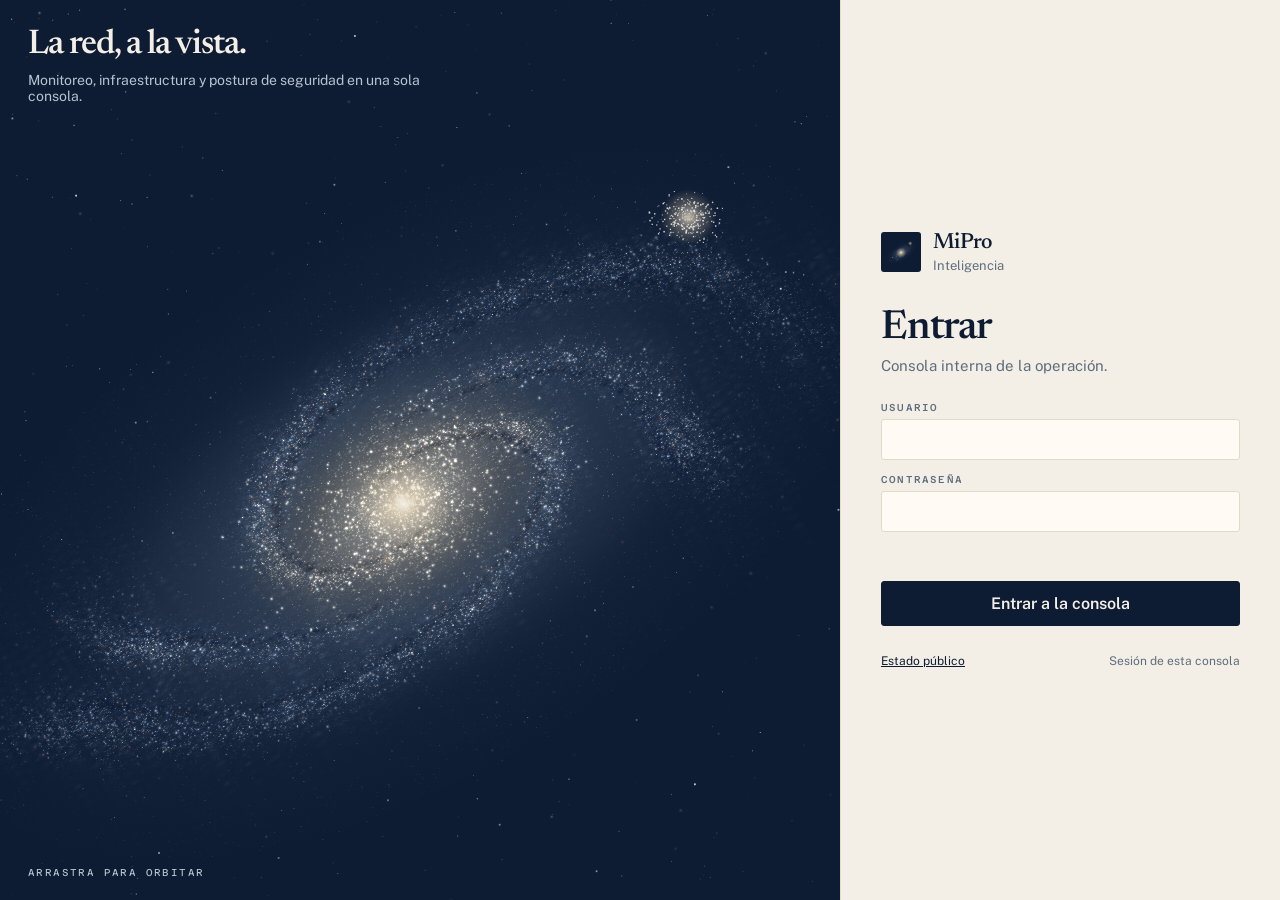
<file: static/login.html>
<!DOCTYPE html>
<html lang="es">
<head>
<meta charset="UTF-8">
<meta name="viewport" content="width=device-width, initial-scale=1.0">
<meta name="theme-color" content="#0e1c33">
<title>Entrar · MiPro</title>
<link id="favicon" rel="icon" href="data:image/svg+xml,%3Csvg xmlns='http://www.w3.org/2000/svg' viewBox='0 0 32 32'%3E%3Crect width='32' height='32' rx='3' fill='%230e1c33'/%3E%3C/svg%3E">
<link rel="preconnect" href="https://fonts.googleapis.com">
<link href="https://fonts.googleapis.com/css2?family=Azeret+Mono:wght@500;600&family=Newsreader:opsz,wght@6..72,500;6..72,600&family=Public+Sans:wght@400;500;600;700&display=swap" rel="stylesheet">
<link rel="stylesheet" href="/static/tokens.css">
<style>
*{box-sizing:border-box}
html,body{margin:0;min-height:100%;background:var(--navy);color:var(--ivory);font-family:var(--font-sans)}
body{min-height:100vh}
.shell{display:grid;grid-template-columns:minmax(0,1.15fr) minmax(320px,440px);min-height:100vh}
.stage{position:relative;min-height:100vh;background:var(--navy);overflow:hidden;user-select:none}
.stage canvas{position:absolute;inset:0;width:100%;height:100%;display:block;cursor:grab;touch-action:none}
.stage.is-drag canvas{cursor:grabbing}
.stage-copy{position:absolute;left:28px;top:28px;z-index:1;max-width:420px;pointer-events:none}
.orbit-hint{position:absolute;left:28px;bottom:22px;z-index:1;margin:0;pointer-events:none;color:var(--muted);font-family:var(--font-mono);font-size:10px;letter-spacing:.14em;text-transform:uppercase}
.stage-copy strong{display:block;font-family:var(--font-serif);font-size:34px;font-weight:550;letter-spacing:-.03em;line-height:1.05}
.stage-copy span{display:block;margin-top:8px;color:var(--muted);font-size:14px}
.panel{background:var(--ivory);color:var(--navy);display:flex;flex-direction:column;justify-content:center;padding:48px 40px;border-left:1px solid var(--rail-line)}
.brand{display:flex;align-items:center;gap:12px;margin-bottom:36px}
.brand canvas{width:40px;height:40px;display:block;border-radius:3px}
.brand b{font-family:var(--font-serif);font-size:22px;font-weight:550;letter-spacing:-.03em;display:block;line-height:1}
.brand small{display:block;margin-top:4px;color:var(--muted-ink);font-size:13px}
h1{font-family:var(--font-serif);font-weight:550;font-size:40px;letter-spacing:-.03em;margin:0 0 8px;line-height:1}
.lead{margin:0 0 28px;color:var(--muted-ink);font-size:15px}
form{display:flex;flex-direction:column;gap:14px}
label{display:flex;flex-direction:column;gap:6px;font-size:13px;font-weight:600}
label span{font-family:var(--font-mono);font-size:10px;letter-spacing:.12em;text-transform:uppercase;color:var(--muted-ink);font-weight:500}
input{background:var(--paper);border:1px solid var(--paper-line);border-radius:3px;padding:12px 12px;color:var(--navy);font:inherit}
input:focus{outline:2px solid var(--navy);outline-offset:1px}
button{margin-top:6px;background:var(--navy);color:var(--ivory);border:1px solid var(--navy);border-radius:3px;padding:12px 14px;font:inherit;font-weight:600;cursor:pointer}
button:hover{background:var(--card)}
.err{min-height:1.2em;margin:0;color:var(--brick);font-size:13px}
.foot{margin-top:28px;display:flex;justify-content:space-between;gap:12px;color:var(--muted-ink);font-size:12px}
.foot a{color:var(--navy)}
@media(max-width:860px){
  .shell{grid-template-columns:1fr}
  .stage{min-height:46vh}
  .stage-copy,.orbit-hint{display:none}
  .panel{border-left:0;border-top:1px solid var(--rail-line);padding:32px 22px 40px}
}
@media(prefers-reduced-motion:reduce){canvas{display:block}}
</style>
</head>
<body>
<div class="shell">
  <section class="stage">
    <canvas id="net" aria-label="Galaxia. Arrastra para orbitarla."></canvas>
    <div class="stage-copy">
      <strong>La red, a la vista.</strong>
      <span>Monitoreo, infraestructura y postura de seguridad en una sola consola.</span>
    </div>
    <p class="orbit-hint">Arrastra para orbitar</p>
  </section>
  <main class="panel">
    <div class="brand">
      <canvas id="mark" width="64" height="64" aria-label="MiPro"></canvas>
      <div><b>MiPro</b><small>Inteligencia</small></div>
    </div>
    <h1>Entrar</h1>
    <p class="lead">Consola interna de la operación.</p>
    <form id="login" autocomplete="on">
      <label><span>Usuario</span><input id="user" name="username" autocomplete="username" required></label>
      <label><span>Contraseña</span><input id="pass" name="password" type="password" autocomplete="current-password" required></label>
      <p class="err" id="err" role="alert"></p>
      <button type="submit">Entrar a la consola</button>
    </form>
    <div class="foot">
      <a href="/estado">Estado público</a>
      <span>Sesión de esta consola</span>
    </div>
  </main>
</div>
<script>
"use strict";
const canvas = document.getElementById("net");
const ctx = canvas.getContext("2d");
const rootStyle = getComputedStyle(document.documentElement);
function token(name){return rootStyle.getPropertyValue(name).trim();}
function rgba(hex, a){
  const n = parseInt(hex.replace("#", ""), 16);
  return "rgba(" + ((n >> 16) & 255) + "," + ((n >> 8) & 255) + "," + (n & 255) + "," + a + ")";
}
const COL = {
  navy: token("--navy"),
  ivory: token("--ivory"),
  bone: token("--bone"),
  steel: token("--steel"),
  copper: token("--copper"),
  card: token("--card")
};
const PAL = [COL.ivory, COL.bone, COL.steel, COL.copper];
const reduce = window.matchMedia("(prefers-reduced-motion: reduce)").matches;
const PITCH = 0.5;
let inc = 1.02;
let pa = -0.55;
let yaw = 0.4;
let velYaw = 0;
let velInc = 0;
let zoom = 1;
let dragging = false;
let lastX = 0, lastY = 0, moved = 0;
let lookX = 0, lookY = 0;
let ptrX = 0, ptrY = 0;
function rnd(seed){
  let a = seed >>> 0;
  return function(){
    a = (a + 0x6D2B79F5) >>> 0;
    let t = Math.imul(a ^ (a >>> 15), 1 | a);
    t = (t + Math.imul(t ^ (t >>> 7), 61 | t)) ^ t;
    return ((t ^ (t >>> 14)) >>> 0) / 4294967296;
  };
}
const rand = rnd(310);
function star(r, th, size, tone, kind){
  return {r:r, th:th, size:size, tone:tone, kind:kind, ph:rand() * Math.PI * 2};
}
const stars = [];
for (let i = 0; i < 900; i++){
  const u = rand(), v = rand();
  const r = Math.sqrt(-2 * Math.log(Math.max(u, 1e-4))) * 0.16;
  stars.push(star(Math.min(r, 0.5), v * Math.PI * 2, 0.7 + rand() * 1.8, rand() < 0.7 ? 1 : 0, "core"));
}
for (let i = 0; i < 2800; i++){
  const r = Math.min(1, -0.26 * Math.log(1 - rand() * 0.97));
  stars.push(star(r, rand() * Math.PI * 2, 0.4 + rand() * 0.95, r > 0.58 ? 2 : (rand() < 0.2 ? 1 : 0), "disk"));
}
for (let i = 0; i < 2600; i++){
  const r = 0.08 + Math.pow(rand(), 0.45) * 0.95;
  stars.push(star(r, rand() * Math.PI * 2, 0.35 + rand() * 0.7, r > 0.62 ? 2 : 1, "faint"));
}
function gauss(){
  const u = Math.max(rand(), 1e-6), v = rand();
  return Math.sqrt(-2 * Math.log(u)) * Math.cos(Math.PI * 2 * v);
}
function smooth(a, b, x){
  const t = Math.max(0, Math.min(1, (x - a) / (b - a)));
  return t * t * (3 - 2 * t);
}
const ARMS = [
  {off:0, r0:0.1, r1:1.0, pitch:0.36, weight:1, wob:0.0},
  {off:Math.PI, r0:0.1, r1:0.96, pitch:0.36, weight:1, wob:1.7},
  {off:Math.PI * 0.5 + 0.35, r0:0.26, r1:0.82, pitch:0.42, weight:0.45, wob:3.1},
  {off:Math.PI * 1.5 + 0.2, r0:0.3, r1:0.78, pitch:0.42, weight:0.38, wob:4.4}
];
function armTheta(a, r){
  return a.off + Math.log(r / 0.1) / a.pitch + 0.11 * Math.sin(r * 9 + a.wob) + 0.05 * Math.sin(r * 23 + a.wob * 2);
}
function armWidth(r){ return 0.013 + r * 0.042; }
function armTone(r){
  if (r < 0.3) return rand() < 0.55 ? 1 : 0;
  if (r < 0.55) return rand() < 0.12 ? 3 : (rand() < 0.5 ? 0 : 2);
  return rand() < 0.1 ? 3 : (rand() < 0.75 ? 2 : 0);
}
function onArm(a, spreadMul){
  const span = a.r1 - a.r0;
  const r = a.r0 + Math.pow(rand(), 0.85) * span;
  const tip = smooth(a.r1 - span * 0.28, a.r1, r);
  const root = 1 - smooth(a.r0, a.r0 + 0.08, r);
  const w = armWidth(r) * spreadMul * (1 + tip * 1.6);
  const rr = r + gauss() * w;
  const th = armTheta(a, r) + gauss() * w * 0.6 / Math.max(r, 0.1);
  return {r:Math.max(0.02, rr), th:th, base:r, fade:(1 - tip * 0.85) * (1 - root * 0.5)};
}
const haze = [];
const dust = [];
const knots = [];
const vol = [];
for (let i = 0; i < 1700; i++){
  const x = gauss() * 0.085, y = gauss() * 0.085, z = gauss() * 0.065;
  if (Math.hypot(x, y, z) > 0.3) continue;
  vol.push({x:x, y:y, z:z, size:0.6 + rand() * 1.3, tone:rand() < 0.65 ? 1 : 0, a:0.55, ph:rand() * 6.28});
}
for (let i = 0; i < 1500; i++){
  const r = Math.min(1.05, -0.32 * Math.log(1 - rand() * 0.96));
  const th = rand() * Math.PI * 2;
  vol.push({x:Math.cos(th) * r, y:Math.sin(th) * r, z:gauss() * (0.02 + r * 0.035), size:0.5 + rand() * 0.9, tone:r > 0.5 ? 2 : (rand() < 0.5 ? 1 : 0), a:0.38, ph:rand() * 6.28});
}
ARMS.forEach(function(a){
  const n = Math.round(3600 * a.weight);
  for (let i = 0; i < n; i++){
    const p = onArm(a, 1);
    if (rand() > p.fade + 0.08) continue;
    const s = star(p.r, p.th, rand() < 0.02 ? 2.3 : 0.55 + rand() * 1.05, armTone(p.base), "arm");
    s.fade = p.fade;
    stars.push(s);
    if (rand() < 0.2){
      vol.push({x:Math.cos(p.th) * p.r, y:Math.sin(p.th) * p.r, z:gauss() * (0.012 + p.r * 0.022), size:0.55 + rand() * 0.9, tone:armTone(p.base), a:0.5 * p.fade, ph:rand() * 6.28});
    }
  }
  for (let i = 0; i < Math.round(900 * a.weight); i++){
    const p = onArm(a, 1.5);
    haze.push({r:p.r, th:p.th, size:8 + rand() * 14, tone:p.base < 0.32 ? 1 : (rand() < 0.15 ? 3 : 2), a:(0.05 + rand() * 0.06) * p.fade});
  }
  for (let i = 0; i < Math.round(1500 * a.weight); i++){
    const span = a.r1 - a.r0;
    const r = a.r0 + 0.04 + rand() * span * 0.82;
    const w = armWidth(r);
    const rr = r - w * (0.9 + rand() * 0.5) + gauss() * w * 0.25;
    const th = armTheta(a, r) + gauss() * 0.02;
    const fade = 1 - smooth(a.r1 - span * 0.35, a.r1, r);
    dust.push({r:rr, th:th, size:1.6 + rand() * 3.4, a:(0.22 + rand() * 0.3) * fade});
  }
  const kn = Math.round(16 * a.weight + 3);
  for (let k = 0; k < kn; k++){
    const c = onArm(a, 0.5);
    const tone = rand() < 0.3 ? 3 : (c.base < 0.3 ? 1 : 2);
    const cnt = 10 + Math.floor(rand() * 18);
    for (let j = 0; j < cnt; j++){
      const kr = c.r + gauss() * 0.011;
      const kth = c.th + gauss() * 0.011 / Math.max(c.r, 0.1);
      const s = star(kr, kth, 0.45 + rand() * 0.75, rand() < 0.6 ? tone : 0, "arm");
      s.fade = c.fade;
      stars.push(s);
    }
    knots.push({r:c.r, th:c.th, tone:tone, size:9 + rand() * 10, a:0.09 * c.fade});
  }
  const spurs = Math.round(9 * a.weight + 2);
  for (let k = 0; k < spurs; k++){
    const span = a.r1 - a.r0;
    const r = a.r0 + 0.1 + rand() * span * 0.75;
    const th = armTheta(a, r);
    const len = 0.05 + rand() * 0.1;
    const dir = rand() < 0.5 ? 1 : -1;
    for (let j = 0; j < 70; j++){
      const t = rand();
      const sr = r + t * len;
      const sth = th + dir * t * len * 1.6 + gauss() * 0.012;
      const s = star(sr + gauss() * 0.006, sth, 0.5 + rand() * 0.9, armTone(sr), "arm");
      s.fade = (1 - t) * 0.8;
      stars.push(s);
    }
  }
});
function softDot(hex){
  const s = 24;
  const c = document.createElement("canvas");
  c.width = c.height = s;
  const g = c.getContext("2d");
  const grd = g.createRadialGradient(s / 2, s / 2, 0, s / 2, s / 2, s / 2);
  grd.addColorStop(0, rgba(hex, 0.95));
  grd.addColorStop(0.22, rgba(hex, 0.45));
  grd.addColorStop(0.55, rgba(hex, 0.08));
  grd.addColorStop(1, rgba(hex, 0));
  g.fillStyle = grd;
  g.fillRect(0, 0, s, s);
  return c;
}
const dot = PAL.map(softDot);
const dustDot = softDot(COL.navy);
const companion = [];
for (let i = 0; i < 280; i++){
  const u = rand(), v = rand();
  const r = Math.sqrt(-2 * Math.log(Math.max(u, 1e-4))) * 0.06;
  companion.push({r:Math.min(r, 0.16), th:v * Math.PI * 2, size:0.55 + rand() * 1.1});
}
const field = [];
for (let i = 0; i < 520; i++){
  field.push({x:rand(), y:rand(), s:rand() < 0.06 ? 1.8 : 0.35 + rand() * 0.7, ph:rand() * 6.28, tone:rand() < 0.14 ? 3 : (rand() < 0.3 ? 2 : 0), soft:rand() < 0.22});
}
const drift = [];
for (let i = 0; i < 70; i++){
  drift.push({x:rand(), y:rand(), s:1.4 + rand() * 2.2, vx:(rand() - 0.5) * 0.000018, vy:(rand() - 0.5) * 0.000012, a:0.12 + rand() * 0.28, tone:rand() < 0.35 ? 3 : 2});
}
const meteors = [];
let meteorIn = 900;
function spawnMeteor(w, h){
  const ang = 0.35 + rand() * 0.85;
  const speed = 0.42 + rand() * 0.38;
  meteors.push({
    x: rand() * w * 0.72,
    y: rand() < 0.7 ? -30 : rand() * h * 0.35,
    vx: Math.cos(ang) * speed,
    vy: Math.sin(ang) * speed,
    life: 0,
    max: 900 + rand() * 700,
    len: 70 + rand() * 120,
    tone: rand() < 0.22 ? 3 : 0
  });
}
function stepSky(dt, w, h){
  drift.forEach(function(d){
    if (reduce) return;
    d.x += d.vx * dt;
    d.y += d.vy * dt;
    if (d.x < 0) d.x += 1;
    if (d.x > 1) d.x -= 1;
    if (d.y < 0) d.y += 1;
    if (d.y > 1) d.y -= 1;
  });
  if (reduce) return;
  meteorIn -= dt;
  if (meteorIn <= 0 && meteors.length < 2){
    spawnMeteor(w, h);
    meteorIn = 3200 + rand() * 4800;
  }
  for (let i = meteors.length - 1; i >= 0; i--){
    const m = meteors[i];
    m.life += dt;
    m.x += m.vx * dt;
    m.y += m.vy * dt;
    if (m.life > m.max || m.x > w + 80 || m.y > h + 80) meteors.splice(i, 1);
  }
}
function drawMeteors(g){
  meteors.forEach(function(m){
    const t = m.life / m.max;
    const fade = Math.max(0, t < 0.12 ? t / 0.12 : 1 - (t - 0.12) / 0.88);
    const tail = m.len * Math.min(1, m.life / 160);
    g.save();
    g.translate(m.x, m.y);
    g.rotate(Math.atan2(m.vy, m.vx));
    const grd = g.createLinearGradient(-tail, 0, 0, 0);
    grd.addColorStop(0, rgba(PAL[m.tone], 0));
    grd.addColorStop(0.72, rgba(PAL[m.tone], 0.45 * fade));
    grd.addColorStop(1, rgba(COL.ivory, fade));
    g.strokeStyle = grd;
    g.lineWidth = 1.6;
    g.lineCap = "round";
    g.beginPath();
    g.moveTo(-tail, 0);
    g.lineTo(0, 0);
    g.stroke();
    g.globalAlpha = fade;
    g.fillStyle = COL.ivory;
    g.beginPath();
    g.arc(0, 0, 1.7, 0, Math.PI * 2);
    g.fill();
    g.restore();
  });
}

function resize(){
  const r = canvas.parentNode.getBoundingClientRect();
  const dpr = Math.min(window.devicePixelRatio || 1, 2);
  canvas.width = Math.max(1, Math.floor(r.width * dpr));
  canvas.height = Math.max(1, Math.floor(r.height * dpr));
  ctx.setTransform(dpr, 0, 0, dpr, 0, 0);
}
function place(){
  const w = canvas.clientWidth, h = canvas.clientHeight;
  const narrow = w < 860;
  return {
    cx: w * 0.48 + lookX * 18,
    cy: h * (narrow ? 0.56 : 0.57) + lookY * 12,
    R: Math.min(w, h) * (narrow ? 0.6 : 0.55) * zoom,
    spin: yaw,
    inc: inc,
    pa: pa
  };
}
function project(r, th, view){
  const a = th + view.spin;
  const x = Math.cos(a) * r;
  const y = Math.sin(a) * r * Math.cos(view.inc);
  const cs = Math.cos(view.pa), sn = Math.sin(view.pa);
  return {x:view.cx + (x * cs - y * sn) * view.R, y:view.cy + (x * sn + y * cs) * view.R};
}
const mark = document.getElementById("mark");
const mctx = mark.getContext("2d");
mctx.imageSmoothingQuality = "high";
const icon = document.getElementById("favicon");
let last = 0;
let snapped = false;
const SPRITE = 1800;
const UNIT = SPRITE / 2.3;
const sprite = document.createElement("canvas");
sprite.width = sprite.height = SPRITE;
function isLive(s){
  return (s.kind === "arm" && s.size > 1.4) || (s.kind === "core" && s.size > 2.1);
}
function project3(x, y, z, view){
  const cs = Math.cos(view.spin), sn = Math.sin(view.spin);
  const X = x * cs - y * sn;
  const Y = (x * sn + y * cs) * Math.cos(view.inc) - z * Math.sin(view.inc);
  const cp = Math.cos(view.pa), sp = Math.sin(view.pa);
  return {x:view.cx + (X * cp - Y * sp) * view.R, y:view.cy + (X * sp + Y * cp) * view.R};
}
function spheroid(g, view, radius, q, stops){
  g.save();
  g.translate(view.cx, view.cy);
  g.rotate(view.pa);
  g.scale(1, q);
  const grd = g.createRadialGradient(0, 0, 0, 0, 0, radius);
  stops.forEach(function(s){ grd.addColorStop(s[0], s[1]); });
  g.fillStyle = grd;
  g.beginPath();
  g.arc(0, 0, radius, 0, Math.PI * 2);
  g.fill();
  g.restore();
}
const live = stars.filter(isLive);
(function bakeSprite(){
  const g = sprite.getContext("2d");
  const c = SPRITE / 2;
  const k = UNIT / 450;
  function at(r, th, img, w, a){
    g.globalAlpha = a;
    g.drawImage(img, c + Math.cos(th) * r * UNIT - w / 2, c + Math.sin(th) * r * UNIT - w / 2, w, w);
  }
  stars.forEach(function(s){
    if (s.kind !== "faint" && s.kind !== "disk") return;
    at(s.r, s.th, dot[s.tone], s.size * (s.kind === "faint" ? 2.3 : 2.15) * k, s.kind === "faint" ? 0.42 : 0.42);
  });
  haze.forEach(function(d){ at(d.r, d.th, dot[d.tone], d.size * k, d.a); });
  dust.forEach(function(d){ at(d.r, d.th, dustDot, d.size * 2 * k, d.a); });
  g.globalCompositeOperation = "lighter";
  stars.forEach(function(s){
    if ((s.kind !== "arm" && s.kind !== "core") || isLive(s)) return;
    at(s.r, s.th, dot[s.tone], s.size * 2.45 * k, (s.kind === "core" ? 0.85 : 0.8) * (s.fade === undefined ? 1 : s.fade));
  });
  g.globalCompositeOperation = "source-over";
  g.globalAlpha = 1;
})();
function paintGalaxy(g, view, now, full){
  const breath = reduce ? 1 : 1 + 0.035 * Math.sin(now * 0.00045);
  g.save();
  g.translate(view.cx, view.cy);
  g.rotate(view.pa);
  g.scale(1, Math.cos(view.inc));
  g.rotate(view.spin);
  const glowR = view.R * 0.74 * breath;
  const glow = g.createRadialGradient(0, 0, 0, 0, 0, glowR);
  glow.addColorStop(0, rgba(COL.bone, 0.7));
  glow.addColorStop(0.1, rgba(COL.ivory, 0.28));
  glow.addColorStop(0.28, rgba(COL.bone, 0.16));
  glow.addColorStop(0.5, rgba(COL.steel, 0.12));
  glow.addColorStop(0.78, rgba(COL.steel, 0.04));
  glow.addColorStop(1, rgba(COL.navy, 0));
  g.fillStyle = glow;
  g.beginPath();
  g.arc(0, 0, glowR, 0, Math.PI * 2);
  g.fill();
  g.restore();
  const tilt = Math.sin(view.inc);
  const flat = Math.cos(view.inc);
  spheroid(g, view, view.R * 1.05, Math.max(flat, 0.42), [
    [0, rgba(COL.steel, 0.1)], [0.45, rgba(COL.steel, 0.05)], [1, rgba(COL.steel, 0)]
  ]);
  function spriteAt(dz, alpha){
    g.save();
    g.translate(view.cx, view.cy);
    g.rotate(view.pa);
    g.translate(0, dz * tilt * view.R);
    g.scale(1, flat);
    g.rotate(view.spin);
    g.scale(view.R / UNIT, view.R / UNIT);
    g.globalAlpha = alpha;
    g.drawImage(sprite, -SPRITE / 2, -SPRITE / 2);
    g.restore();
  }
  spriteAt(0, 1);
  if (full && tilt > 0.2){
    g.globalCompositeOperation = "lighter";
    const a = 0.22 * tilt;
    spriteAt(0.022, a);
    spriteAt(-0.022, a);
    spriteAt(0.048, a * 0.5);
    spriteAt(-0.048, a * 0.5);
    g.globalCompositeOperation = "source-over";
  }
  g.globalAlpha = 1;
  spheroid(g, view, view.R * 0.34 * breath, 0.58 + 0.42 * flat, [
    [0, rgba(COL.ivory, 0.5)], [0.25, rgba(COL.bone, 0.3)], [0.6, rgba(COL.bone, 0.09)], [1, rgba(COL.bone, 0)]
  ]);
  const k = view.R / 450;
  if (full){
    g.globalCompositeOperation = "lighter";
    vol.forEach(function(s){
      const p = project3(s.x, s.y, s.z, view);
      const tw = reduce ? 1 : 0.7 + 0.3 * Math.sin(now * 0.002 + s.ph);
      g.globalAlpha = s.a * tw;
      const w = s.size * 2.3 * Math.max(0.8, k);
      g.drawImage(dot[s.tone], p.x - w / 2, p.y - w / 2, w, w);
    });
    live.forEach(function(s){
      const p = project(s.r, s.th, view);
      const tw = reduce || s.kind === "core" ? 1 : 0.62 + 0.38 * (0.5 + 0.5 * Math.sin(now * 0.0022 + s.ph));
      g.globalAlpha = (s.kind === "core" ? 0.95 : 0.78) * tw * (s.fade === undefined ? 1 : s.fade);
      const w = s.size * 2.45 * Math.max(0.8, k);
      g.drawImage(dot[s.tone], p.x - w / 2, p.y - w / 2, w, w);
    });
    knots.forEach(function(d){
      const p = project(d.r, d.th, view);
      const w = d.size * k;
      g.globalAlpha = d.a;
      g.drawImage(dot[d.tone], p.x - w / 2, p.y - w / 2, w, w);
    });
  }
  g.globalCompositeOperation = "source-over";
  const comp = project(0.86, -0.85, view);
  const compR = view.R * (full ? 0.055 : 0.14);
  const cg2 = g.createRadialGradient(comp.x, comp.y, 0, comp.x, comp.y, compR);
  cg2.addColorStop(0, rgba(COL.ivory, 0.75));
  cg2.addColorStop(0.5, rgba(COL.bone, 0.3));
  cg2.addColorStop(1, rgba(COL.bone, 0));
  g.globalAlpha = 1;
  g.fillStyle = cg2;
  g.beginPath();
  g.arc(comp.x, comp.y, compR, 0, Math.PI * 2);
  g.fill();
  if (full){
    companion.forEach(function(s){
      const x = Math.cos(s.th) * s.r * view.R * 0.5;
      const y = Math.sin(s.th) * s.r * view.R * 0.36;
      g.globalAlpha = 0.85;
      g.fillStyle = s.r < 0.03 ? COL.bone : COL.ivory;
      g.fillRect(comp.x + x, comp.y + y, s.size, s.size);
    });
  }
  const core = project(0, 0, view);
  const cr = Math.max(full ? 34 : 8, view.R * 0.09 * breath);
  const cg = g.createRadialGradient(core.x, core.y, 0, core.x, core.y, cr);
  cg.addColorStop(0, rgba(COL.ivory, 0.96));
  cg.addColorStop(0.3, rgba(COL.bone, 0.5));
  cg.addColorStop(1, rgba(COL.bone, 0));
  g.globalAlpha = 1;
  g.fillStyle = cg;
  g.beginPath();
  g.arc(core.x, core.y, cr, 0, Math.PI * 2);
  g.fill();
  g.globalAlpha = 1;
}
function drawMark(now){
  mctx.setTransform(1, 0, 0, 1, 0, 0);
  mctx.clearRect(0, 0, 64, 64);
  mctx.fillStyle = COL.navy;
  mctx.fillRect(0, 0, 64, 64);
  paintGalaxy(mctx, {cx:32, cy:33, R:26, spin:yaw, inc:inc, pa:pa}, now, false);
  if (!snapped){ icon.href = mark.toDataURL("image/png"); snapped = true; }
}
function draw(now){
  const dt = last ? Math.min(34, now - last) : 16;
  last = now;
  if (!reduce && !dragging){
    yaw += dt * 0.000018 + velYaw;
    velYaw *= Math.pow(0.9, dt / 16);
    inc = Math.max(0.22, Math.min(1.42, inc + velInc));
    velInc *= Math.pow(0.88, dt / 16);
  }
  lookX += (ptrX - lookX) * 0.06;
  lookY += (ptrY - lookY) * 0.06;
  const w = canvas.clientWidth, h = canvas.clientHeight;
  const view = place();
  ctx.clearRect(0, 0, w, h);
  ctx.fillStyle = COL.navy;
  ctx.fillRect(0, 0, w, h);
  stepSky(dt, w, h);
  field.forEach(function(s){
    const tw = reduce ? 0.7 : 0.35 + 0.65 * (0.5 + 0.5 * Math.sin(now * 0.0015 + s.ph));
    const x = s.x * w + lookX * 28;
    const y = s.y * h + lookY * 18;
    ctx.globalAlpha = tw * (s.soft ? 0.55 : 0.85);
    if (s.soft) ctx.drawImage(dot[s.tone], x, y, s.s * 3.2, s.s * 3.2);
    else {
      ctx.fillStyle = PAL[s.tone];
      ctx.fillRect(x, y, s.s, s.s);
    }
  });
  drift.forEach(function(d){
    const dw = d.s * 2.2;
    ctx.globalAlpha = d.a;
    ctx.drawImage(dot[d.tone], d.x * w + lookX * 16, d.y * h + lookY * 10, dw, dw);
  });
  drawMeteors(ctx);
  ctx.globalAlpha = 1;
  ctx.globalCompositeOperation = "source-over";
  paintGalaxy(ctx, view, now, true);
  drawMark(now);
  if (!reduce) requestAnimationFrame(draw);
}
const stage = canvas.parentNode;
function pointerNorm(e){
  const r = canvas.getBoundingClientRect();
  ptrX = ((e.clientX - r.left) / r.width - 0.5);
  ptrY = ((e.clientY - r.top) / r.height - 0.5);
}
canvas.addEventListener("pointerdown", function(e){
  dragging = true;
  moved = 0;
  velYaw = 0;
  velInc = 0;
  lastX = e.clientX;
  lastY = e.clientY;
  pointerNorm(e);
  stage.classList.add("is-drag");
  try { canvas.setPointerCapture(e.pointerId); } catch (err) {}
});
canvas.addEventListener("pointermove", function(e){
  pointerNorm(e);
  if (!dragging) return;
  const dx = e.clientX - lastX;
  const dy = e.clientY - lastY;
  lastX = e.clientX;
  lastY = e.clientY;
  moved += Math.abs(dx) + Math.abs(dy);
  yaw += dx * 0.006;
  inc = Math.max(0.22, Math.min(1.42, inc + dy * 0.005));
  velYaw = dx * 0.0016;
  velInc = dy * 0.0011;
  if (reduce) draw(0);
});
function endDrag(){
  if (!dragging) return;
  dragging = false;
  stage.classList.remove("is-drag");
  if (moved < 7) velYaw += 0.012;
  snapped = false;
}
canvas.addEventListener("pointerup", endDrag);
canvas.addEventListener("pointercancel", endDrag);
canvas.addEventListener("wheel", function(e){
  e.preventDefault();
  zoom = Math.max(0.72, Math.min(1.38, zoom * (e.deltaY > 0 ? 0.96 : 1.045)));
  snapped = false;
  if (reduce) draw(0);
}, {passive:false});
resize();
window.addEventListener("resize", function(){resize(); if (reduce) draw(0);});
requestAnimationFrame(draw);

document.getElementById("login").addEventListener("submit", function(ev){
  ev.preventDefault();
  const user = document.getElementById("user").value.trim();
  const pass = document.getElementById("pass").value;
  const err = document.getElementById("err");
  if (!user || !pass){ err.textContent = "Escribe usuario y contraseña."; return; }
  sessionStorage.setItem("mipro_user", user);
  location.href = "/";
});
</script>
</body>
</html>
</file>
<file: static/tokens.css>
/* Paleta única de MiPro. El resto de pantallas solo usa estas variables. */
:root {
  --navy: #0e1c33;
  --ivory: #f4efe6;
  --ivory-soft: #fffaf2;
  --paper: #fffaf3;
  --paper-2: #efe8da;
  --card: #16304e;
  --card-2: #1c3a5c;
  --line: rgba(244, 239, 230, 0.16);
  --line-strong: rgba(244, 239, 230, 0.4);
  --rail-line: #e4dccb;
  --paper-line: #e3d9c8;
  --muted: #b7c3d1;
  --muted-ink: #5e6d7e;
  --ink-soft: #3e5166;
  --bone: #d9c7a6;
  --steel: #9eb6ce;
  --copper: #c47b4a;
  --warn: #e0b15a;
  --warn-bg: #f6ead2;
  --warn-line: #e7d3a8;
  --fail: #e08b7a;
  --fail-wash: #f8e4de;
  --fail-line: #e7c4ba;
  --brick: #9a3412;
  --pine: #1e4d40;
  --rail-soft: #d9d0c2;

  --bg: var(--navy);
  --sidebar: var(--ivory);
  --card2: var(--card-2);
  --txt: var(--ivory);
  --mut: var(--muted);
  --ok: var(--bone);
  --okbg: rgba(244, 239, 230, 0.12);
  --failbg: rgba(224, 139, 122, 0.16);
  --warnbg: rgba(224, 177, 90, 0.16);
  --acc: var(--ivory);
  --blue: var(--steel);
  --violet: var(--copper);
  --rail-ink: var(--navy);
  --rail-mut: var(--muted-ink);

  --font-sans: "Public Sans", "Segoe UI", sans-serif;
  --font-serif: Newsreader, Georgia, serif;
  --font-mono: "Azeret Mono", ui-monospace, monospace;
}

[data-theme="light"] {
  color-scheme: light;
  --bg: var(--ivory);
  --sidebar: var(--navy);
  --card: var(--paper);
  --card2: var(--paper-2);
  --line: var(--paper-line);
  --txt: var(--navy);
  --mut: var(--muted-ink);
  --ok: var(--pine);
  --okbg: #e7f0ea;
  --fail: var(--brick);
  --failbg: #fde8e4;
  --warn: #8a5a12;
  --warnbg: var(--warn-bg);
  --rail-ink: var(--ivory);
  --rail-mut: var(--rail-soft);
  --blue: #24527a;
  --violet: #8a4b24;
}
</file>
